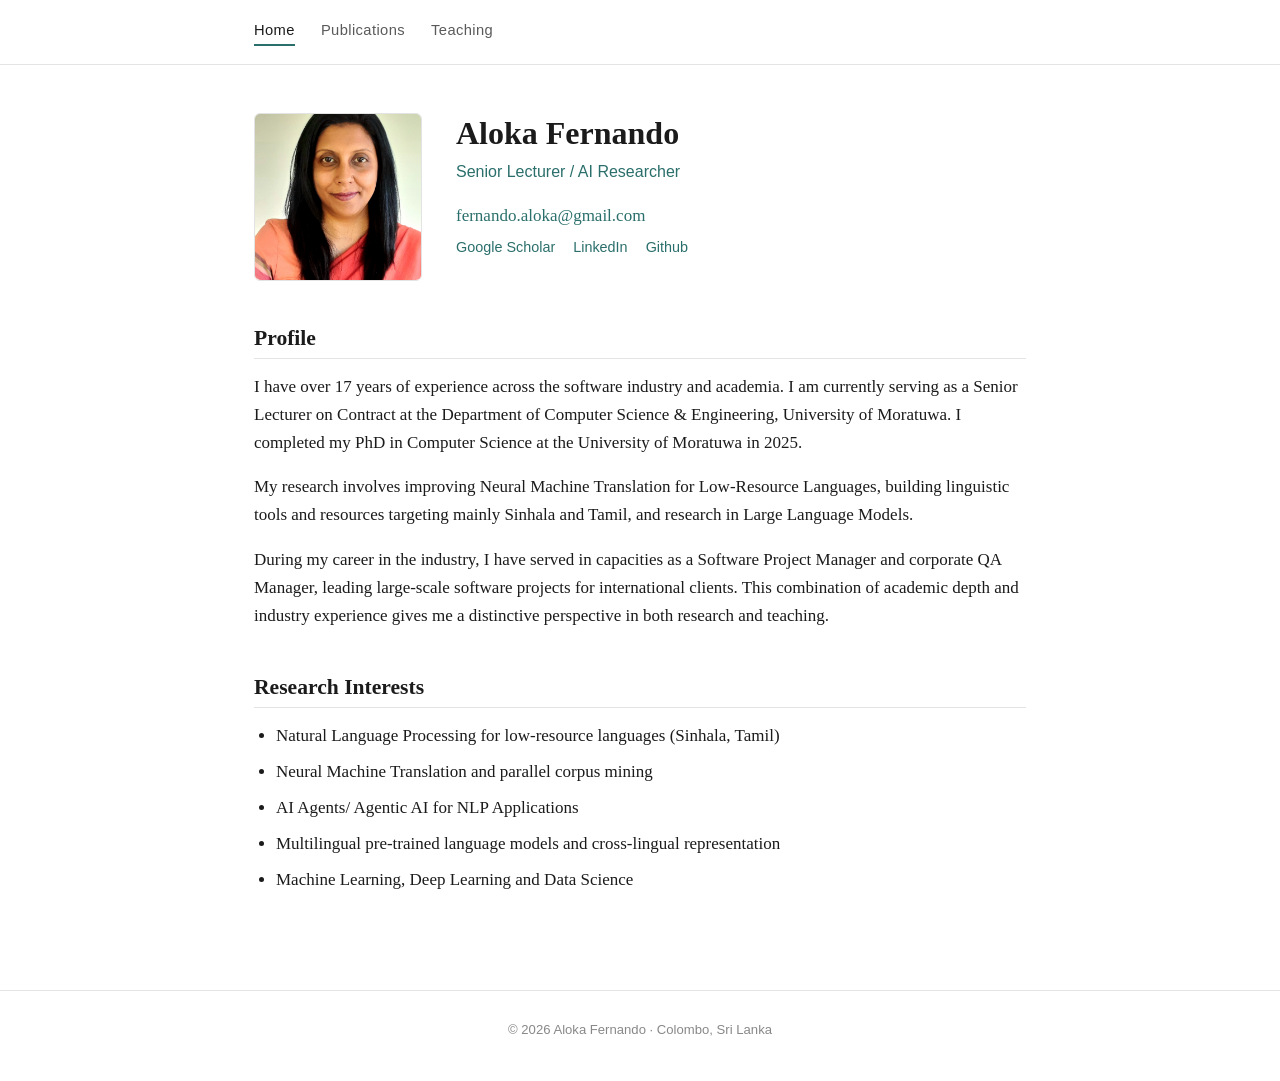
<file: index.html>
<!DOCTYPE html>
<html lang="en">
<head>
  <meta charset="UTF-8">
  <meta name="viewport" content="width=device-width, initial-scale=1.0">
  <title>Aloka Fernando</title>
  <meta name="description" content="Aloka Fernando — Senior Lecturer and NLP researcher in Machine Translation, low-resource languages, Agentic AI and Data Science.">
  <link rel="stylesheet" href="style.css">
</head>
<body>

  <nav class="site-nav">
    <div class="site-nav__inner">
      <div class="site-nav__links">
        <a href="index.html" class="active">Home</a>
        <a href="publications.html">Publications</a>
        <a href="teaching.html">Teaching</a>
      </div>
    </div>
  </nav>

  <main class="wrap">

    <section class="hero">
      <!-- Replace photo.jpg with your headshot, or remove this <img> -->
      <img class="hero__photo" src="Profile_photo.jpg" alt="Aloka Fernando"
           onerror="this.style.display='none'">
      <div class="hero__body">
        <h1 class="page-title">Aloka Fernando</h1>
        <p class="hero__role">Senior Lecturer / AI Researcher</p>
        <a href="mailto:alokaf@cse.mrt.ac.lk">fernando.aloka@gmail.com</a>
        <div class="contact-line">
          <a href="https://scholar.google.com/citations?user=PDGQ-isAAAAJ&hl=en" target="_blank" rel="noopener">Google Scholar</a>
          <a href="https://www.linkedin.com/in/aloka-fernando" target="_blank" rel="noopener">LinkedIn</a>
          <a href="https://github.com/aloka-fernando" target="_blank" rel="noopener">Github</a>
        </div>
      </div>
    </section>

    <section>
      <h2 class="section-title">Profile</h2>
      <p>I have over 17 years of experience across the software industry and academia. I am currently 
        serving as a Senior Lecturer on Contract at the Department of Computer Science & Engineering, University of Moratuwa. 
        I completed my PhD in Computer Science at the University of Moratuwa in 2025.</p>
      <p>My research involves improving Neural Machine Translation for Low-Resource Languages, building 
        linguistic tools and resources targeting mainly Sinhala and Tamil, and 
        research in Large Language Models. </p>
        <p>During my career in the industry, I have served in capacities as a Software Project Manager and corporate QA Manager, leading 
        large-scale software projects for international clients. This combination of academic depth and industry experience gives me 
        a distinctive perspective in both research and teaching.</p>
    </section>

    <section>
      <h2 class="section-title">Research Interests</h2>
      <ul class="bullets">
        <li>Natural Language Processing for low-resource languages (Sinhala, Tamil)</li>
        <li>Neural Machine Translation and parallel corpus mining</li>
        <li>AI Agents/ Agentic AI for NLP Applications </li>        
        <li>Multilingual pre-trained language models and cross-lingual representation</li>
        <li>Machine Learning, Deep Learning and Data Science</li>
      </ul>
    </section>

    
  </main>

  <footer class="site-footer">
    © <span id="yr"></span> Aloka Fernando · Colombo, Sri Lanka
  </footer>
  <script>document.getElementById('yr').textContent = new Date().getFullYear();</script>

</body>
</html>
</file>
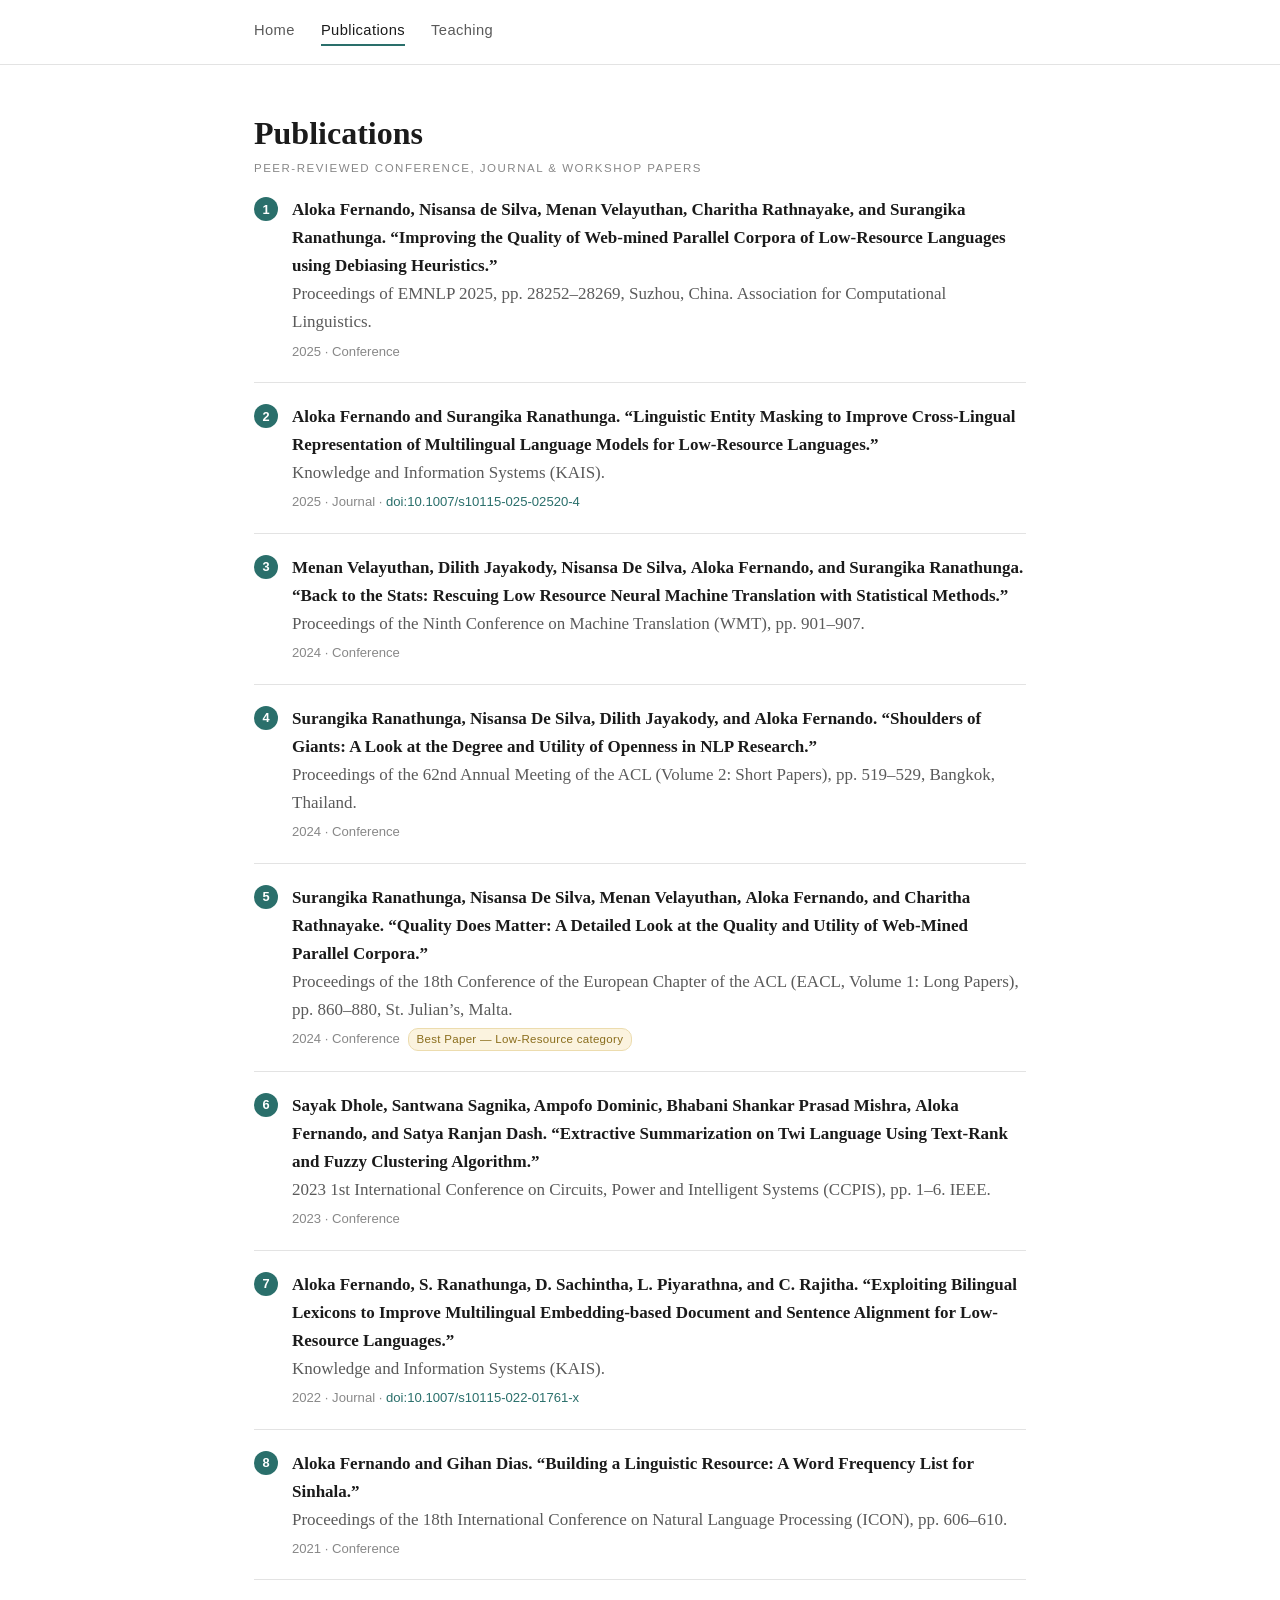
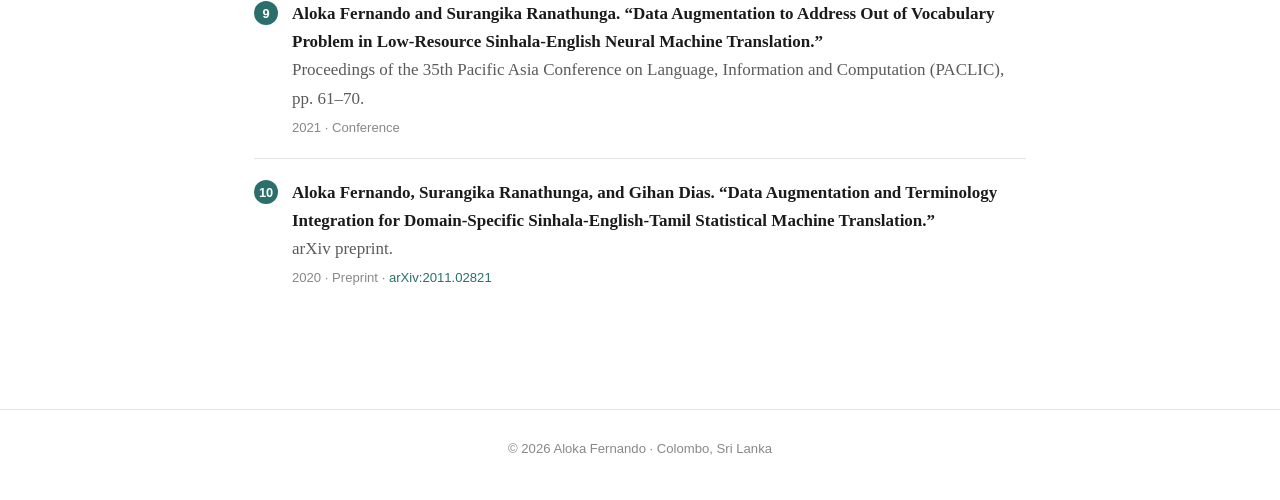
<file: publications.html>
<!DOCTYPE html>
<html lang="en">
<head>
  <meta charset="UTF-8">
  <meta name="viewport" content="width=device-width, initial-scale=1.0">
  <title>Publications — Aloka Fernando</title>
  <meta name="description" content="Publications by Aloka Fernando in NLP and low-resource language research.">
  <link rel="stylesheet" href="style.css">
</head>
<body>

  <nav class="site-nav">
    <div class="site-nav__inner">
      <div class="site-nav__links">
        <a href="index.html">Home</a>
        <a href="publications.html" class="active">Publications</a>
        <a href="teaching.html">Teaching</a>
      </div>
    </div>
  </nav>

  <main class="wrap">
    <h1 class="page-title">Publications</h1>
    <p class="subhead">Peer-reviewed conference, journal &amp; workshop papers</p>

    <ol class="pubs">

      <li>
        <span class="pub-title"><b>Aloka Fernando</b>, Nisansa de Silva, Menan Velayuthan,
          Charitha Rathnayake, and Surangika Ranathunga. “Improving the Quality of Web-mined Parallel Corpora
          of Low-Resource Languages using Debiasing Heuristics.”</span>
        <div class="pub-venue">Proceedings of EMNLP 2025, pp. 28252–28269, Suzhou, China. Association for
          Computational Linguistics.</div>
        <div class="pub-meta">2025 · Conference</div>
      </li>

      <li>
        <span class="pub-title"><strong>Aloka Fernando</strong> and Surangika Ranathunga. “Linguistic
          Entity Masking to Improve Cross-Lingual Representation of Multilingual Language Models for
          Low-Resource Languages.”</span>
        <div class="pub-venue">Knowledge and Information Systems (KAIS).</div>
        <div class="pub-meta">2025 · Journal ·
          <a href="https://doi.org/10.1007/s10115-025-02520-4" target="_blank" rel="noopener">doi:10.1007/s10115-025-02520-4</a></div>
      </li>

      <li>
        <span class="pub-title">Menan Velayuthan, Dilith Jayakody, Nisansa De Silva,
          <strong>Aloka Fernando</strong>, and Surangika Ranathunga. “Back to the Stats: Rescuing
          Low Resource Neural Machine Translation with Statistical Methods.”</span>
        <div class="pub-venue">Proceedings of the Ninth Conference on Machine Translation (WMT), pp. 901–907.</div>
        <div class="pub-meta">2024 · Conference</div>
      </li>

      <li>
        <span class="pub-title">Surangika Ranathunga, Nisansa De Silva, Dilith Jayakody, and
          <strong>Aloka Fernando</strong>. “Shoulders of Giants: A Look at the Degree and Utility of
          Openness in NLP Research.”</span>
        <div class="pub-venue">Proceedings of the 62nd Annual Meeting of the ACL (Volume 2: Short Papers),
          pp. 519–529, Bangkok, Thailand.</div>
        <div class="pub-meta">2024 · Conference</div>
      </li>

      <li>
        <span class="pub-title">Surangika Ranathunga, Nisansa De Silva, Menan Velayuthan,
          <strong>Aloka Fernando</strong>, and Charitha Rathnayake. “Quality Does Matter: A Detailed
          Look at the Quality and Utility of Web-Mined Parallel Corpora.”</span>
        <div class="pub-venue">Proceedings of the 18th Conference of the European Chapter of the ACL (EACL,
          Volume 1: Long Papers), pp. 860–880, St. Julian’s, Malta.</div>
        <div class="pub-meta">2024 · Conference <span class="badge">Best Paper — Low-Resource category</span></div>
      </li>

      <li>
        <span class="pub-title">Sayak Dhole, Santwana Sagnika, Ampofo Dominic, Bhabani Shankar Prasad Mishra,
          <strong>Aloka Fernando</strong>, and Satya Ranjan Dash. “Extractive Summarization on Twi
          Language Using Text-Rank and Fuzzy Clustering Algorithm.”</span>
        <div class="pub-venue">2023 1st International Conference on Circuits, Power and Intelligent Systems
          (CCPIS), pp. 1–6. IEEE.</div>
        <div class="pub-meta">2023 · Conference</div>
      </li>

      <li>
        <span class="pub-title"><strong>Aloka Fernando</strong>, S. Ranathunga, D. Sachintha,
          L. Piyarathna, and C. Rajitha. “Exploiting Bilingual Lexicons to Improve Multilingual
          Embedding-based Document and Sentence Alignment for Low-Resource Languages.”</span>
        <div class="pub-venue">Knowledge and Information Systems (KAIS).</div>
        <div class="pub-meta">2022 · Journal ·
          <a href="https://doi.org/10.1007/s10115-022-01761-x" target="_blank" rel="noopener">doi:10.1007/s10115-022-01761-x</a></div>
      </li>

      <li>
        <span class="pub-title"><strong>Aloka Fernando</strong> and Gihan Dias. “Building a Linguistic
          Resource: A Word Frequency List for Sinhala.”</span>
        <div class="pub-venue">Proceedings of the 18th International Conference on Natural Language Processing
          (ICON), pp. 606–610.</div>
        <div class="pub-meta">2021 · Conference</div>
      </li>

      <li>
        <span class="pub-title"><strong>Aloka Fernando</strong> and Surangika Ranathunga. “Data
          Augmentation to Address Out of Vocabulary Problem in Low-Resource Sinhala-English Neural Machine
          Translation.”</span>
        <div class="pub-venue">Proceedings of the 35th Pacific Asia Conference on Language, Information and
          Computation (PACLIC), pp. 61–70.</div>
        <div class="pub-meta">2021 · Conference</div>
      </li>

      <li>
        <span class="pub-title"><strong>Aloka Fernando</strong>, Surangika Ranathunga, and Gihan Dias.
          “Data Augmentation and Terminology Integration for Domain-Specific Sinhala-English-Tamil Statistical
          Machine Translation.”</span>
        <div class="pub-venue">arXiv preprint.</div>
        <div class="pub-meta">2020 · Preprint ·
          <a href="https://arxiv.org/abs/2011.02821" target="_blank" rel="noopener">arXiv:2011.02821</a></div>
      </li>

    </ol>
  </main>

  <footer class="site-footer">
    © <span id="yr"></span> Aloka Fernando · Colombo, Sri Lanka
  </footer>
  <script>document.getElementById('yr').textContent = new Date().getFullYear();</script>

</body>
</html>
</file>
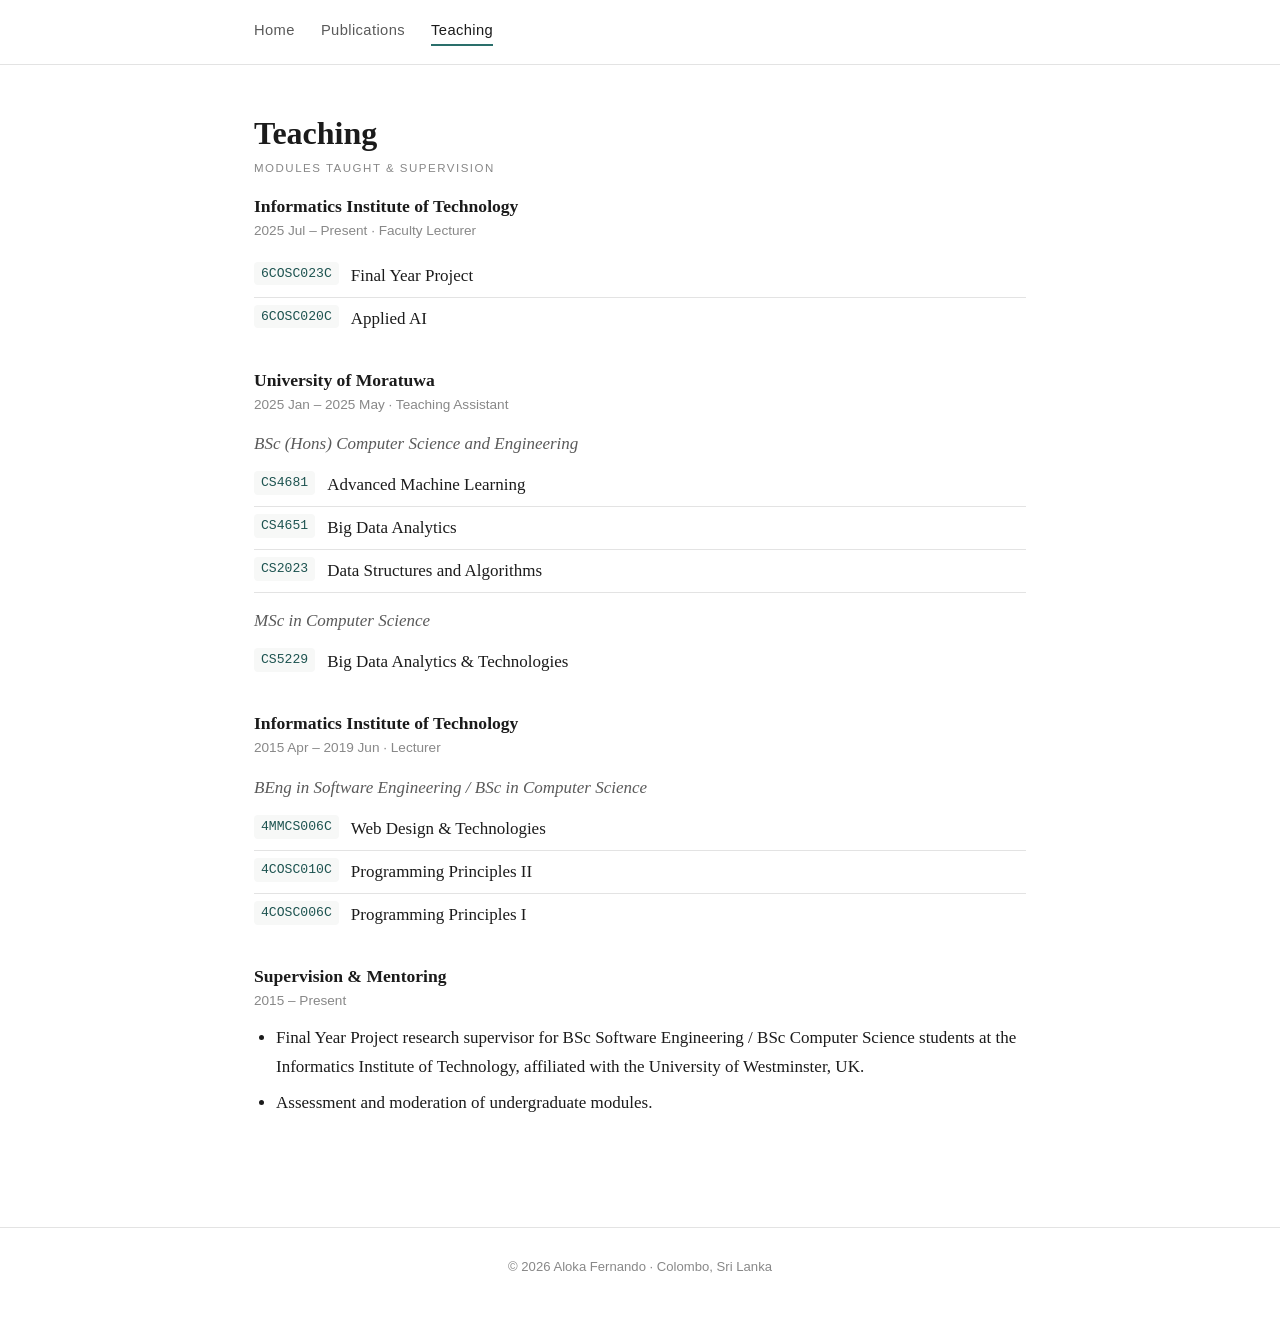
<file: teaching.html>
<!DOCTYPE html>
<html lang="en">
<head>
  <meta charset="UTF-8">
  <meta name="viewport" content="width=device-width, initial-scale=1.0">
  <title>Teaching — Aloka Fernando</title>
  <meta name="description" content="Teaching experience and modules taught by Aloka Fernando.">
  <link rel="stylesheet" href="style.css">
</head>
<body>

  <nav class="site-nav">
    <div class="site-nav__inner">
      <div class="site-nav__links">
        <a href="index.html">Home</a>
        <a href="publications.html">Publications</a>
        <a href="teaching.html" class="active">Teaching</a>
      </div>
    </div>
  </nav>

  <main class="wrap">
    <h1 class="page-title">Teaching</h1>
    <p class="subhead">Modules taught &amp; supervision</p>
    <div class="teach-block">
      <h3>Informatics Institute of Technology</h3>
      <div class="teach-date">2025 Jul – Present · Faculty Lecturer</div>
      <div class="course"><code>6COSC023C</code><span>Final Year Project</span></div>
      <div class="course"><code>6COSC020C</code><span>Applied AI</span></div>
    </div>

    <div class="teach-block">
      <h3>University of Moratuwa</h3>
      <div class="teach-date">2025 Jan – 2025 May · Teaching Assistant</div>

      <div class="programme">BSc (Hons) Computer Science and Engineering</div>
      <div class="course"><code>CS4681</code><span>Advanced Machine Learning</span></div>
      <div class="course"><code>CS4651</code><span>Big Data Analytics</span></div>
      <div class="course"><code>CS2023</code><span>Data Structures and Algorithms</span></div>

      <div class="programme">MSc in Computer Science</div>
      <div class="course"><code>CS5229</code><span>Big Data Analytics &amp; Technologies</span></div>
    </div>

    <div class="teach-block">
      <h3>Informatics Institute of Technology</h3>
      <div class="teach-date">2015 Apr – 2019 Jun · Lecturer</div>

      <div class="programme">BEng in Software Engineering / BSc in Computer Science</div>
      <div class="course"><code>4MMCS006C</code><span>Web Design &amp; Technologies</span></div>
      <div class="course"><code>4COSC010C</code><span>Programming Principles II</span></div>
      <div class="course"><code>4COSC006C</code><span>Programming Principles I</span></div>
    </div>

    <div class="teach-block">
      <h3>Supervision &amp; Mentoring</h3>
      <div class="teach-date">2015 – Present</div>
      <ul class="bullets">
        <li>Final Year Project research supervisor for BSc Software Engineering / BSc Computer Science
          students at the Informatics Institute of Technology, affiliated with the University of
          Westminster, UK.</li>
        <li>Assessment and moderation of undergraduate modules.</li>
      </ul>
    </div>

  </main>

  <footer class="site-footer">
    © <span id="yr"></span> Aloka Fernando · Colombo, Sri Lanka
  </footer>
  <script>document.getElementById('yr').textContent = new Date().getFullYear();</script>

</body>
</html>
</file>
<file: style.css>
/* ===========================================================
   Aloka Fernando — academic homepage
   Clean academic style: serif headings, generous whitespace
   =========================================================== */

:root {
  --ink: #1b1b1b;
  --muted: #5a5a5a;
  --faint: #888;
  --accent: #2a6f6b;        /* muted teal, echoing the CV */
  --accent-dark: #1d5350;
  --rule: #e3e3e3;
  --bg: #ffffff;
  --bg-soft: #f7f8f7;
  --maxw: 820px;
}

* { box-sizing: border-box; }

html { scroll-behavior: smooth; }

body {
  margin: 0;
  background: var(--bg);
  color: var(--ink);
  font-family: "Georgia", "Iowan Old Style", "Times New Roman", serif;
  font-size: 17px;
  line-height: 1.65;
  -webkit-font-smoothing: antialiased;
}

a {
  color: var(--accent);
  text-decoration: none;
  border-bottom: 1px solid transparent;
  transition: border-color .15s ease, color .15s ease;
}
a:hover { color: var(--accent-dark); border-bottom-color: var(--accent-dark); }

/* ---------- Navigation ---------- */
.site-nav {
  border-bottom: 1px solid var(--rule);
  background: var(--bg);
  position: sticky;
  top: 0;
  z-index: 10;
}
.site-nav__inner {
  max-width: var(--maxw);
  margin: 0 auto;
  padding: 18px 24px;
  display: flex;
  align-items: baseline;
  justify-content: space-between;
  flex-wrap: wrap;
  gap: 10px;
}
.site-nav__name {
  font-size: 1.05rem;
  font-weight: 700;
  letter-spacing: .3px;
  color: var(--ink);
  border: none;
}
.site-nav__links {
  display: flex;
  gap: 26px;
  font-family: -apple-system, BlinkMacSystemFont, "Segoe UI", Helvetica, Arial, sans-serif;
  font-size: .92rem;
  letter-spacing: .4px;
}
.site-nav__links a {
  color: var(--muted);
  border: none;
  padding-bottom: 2px;
}
.site-nav__links a:hover { color: var(--accent); }
.site-nav__links a.active {
  color: var(--ink);
  border-bottom: 2px solid var(--accent);
}

/* ---------- Layout ---------- */
.wrap {
  max-width: var(--maxw);
  margin: 0 auto;
  padding: 48px 24px 80px;
}

h1, h2, h3 { line-height: 1.25; color: var(--ink); }

.page-title {
  font-size: 2rem;
  margin: 0 0 6px;
}
.section-title {
  font-size: 1.35rem;
  margin: 44px 0 14px;
  padding-bottom: 6px;
  border-bottom: 1px solid var(--rule);
}
.subhead {
  font-family: -apple-system, BlinkMacSystemFont, "Segoe UI", Helvetica, Arial, sans-serif;
  color: var(--faint);
  text-transform: uppercase;
  letter-spacing: 1.5px;
  font-size: .72rem;
  margin: 0 0 18px;
}

p { margin: 0 0 16px; }

/* ---------- Home hero ---------- */
.hero {
  display: flex;
  gap: 34px;
  align-items: flex-start;
  flex-wrap: wrap;
}
.hero__photo {
  width: 168px;
  height: 168px;
  border-radius: 6px;
  object-fit: cover;
  flex-shrink: 0;
  background: var(--bg-soft);
  border: 1px solid var(--rule);
}
.hero__body { flex: 1; min-width: 260px; }
.hero__role {
  font-family: -apple-system, BlinkMacSystemFont, "Segoe UI", Helvetica, Arial, sans-serif;
  color: var(--accent);
  font-size: 1rem;
  margin: 4px 0 16px;
}

/* ---------- Contact / inline links ---------- */
.contact-line {
  font-family: -apple-system, BlinkMacSystemFont, "Segoe UI", Helvetica, Arial, sans-serif;
  font-size: .9rem;
  color: var(--muted);
  display: flex;
  flex-wrap: wrap;
  gap: 8px 18px;
  margin-top: 6px;
}

/* ---------- Generic entries (experience, education) ---------- */
.entry { margin-bottom: 20px; }
.entry__head {
  display: flex;
  justify-content: space-between;
  gap: 16px;
  flex-wrap: wrap;
}
.entry__title { font-weight: 700; }
.entry__org { color: var(--muted); }
.entry__date {
  font-family: -apple-system, BlinkMacSystemFont, "Segoe UI", Helvetica, Arial, sans-serif;
  font-size: .85rem;
  color: var(--faint);
  white-space: nowrap;
}

/* ---------- Lists ---------- */
ul.clean { list-style: none; padding: 0; margin: 0; }
ul.clean li {
  padding: 8px 0;
  border-bottom: 1px solid var(--rule);
}
ul.clean li:last-child { border-bottom: none; }

ul.bullets { margin: 0 0 16px; padding-left: 22px; }
ul.bullets li { margin-bottom: 8px; }

/* ---------- Publications ---------- */
ol.pubs { counter-reset: pub; list-style: none; padding: 0; margin: 0; }
ol.pubs li {
  position: relative;
  padding: 0 0 20px 38px;
  margin-bottom: 20px;
  border-bottom: 1px solid var(--rule);
}
ol.pubs li:last-child { border-bottom: none; }
ol.pubs li::before {
  counter-increment: pub;
  content: counter(pub);
  position: absolute;
  left: 0;
  top: 1px;
  font-family: -apple-system, BlinkMacSystemFont, "Segoe UI", Helvetica, Arial, sans-serif;
  font-size: .8rem;
  font-weight: 600;
  color: #fff;
  background: var(--accent);
  width: 24px; height: 24px;
  border-radius: 50%;
  display: flex; align-items: center; justify-content: center;
}
.pub-title { font-weight: 600; }
.pub-venue { color: var(--muted); }
.pub-meta {
  font-family: -apple-system, BlinkMacSystemFont, "Segoe UI", Helvetica, Arial, sans-serif;
  font-size: .82rem;
  color: var(--faint);
  margin-top: 4px;
}
.me { color: var(--accent-dark); font-weight: 700; }
.badge {
  display: inline-block;
  font-family: -apple-system, BlinkMacSystemFont, "Segoe UI", Helvetica, Arial, sans-serif;
  font-size: .72rem;
  letter-spacing: .3px;
  background: #fbf3df;
  color: #8a6d1c;
  border: 1px solid #ecdcae;
  padding: 1px 8px;
  border-radius: 10px;
  margin-left: 4px;
  vertical-align: middle;
}

/* ---------- Teaching ---------- */
.teach-block { margin-bottom: 30px; }
.teach-block h3 {
  font-size: 1.1rem;
  margin: 0 0 2px;
}
.teach-block .teach-date {
  font-family: -apple-system, BlinkMacSystemFont, "Segoe UI", Helvetica, Arial, sans-serif;
  font-size: .85rem;
  color: var(--faint);
  margin-bottom: 12px;
}
.teach-block .programme {
  font-style: italic;
  color: var(--muted);
  margin: 14px 0 6px;
}
.course {
  display: flex;
  gap: 12px;
  padding: 7px 0;
  border-bottom: 1px solid var(--rule);
}
.course:last-child { border-bottom: none; }
.course code {
  font-family: "SF Mono", ui-monospace, Menlo, Consolas, monospace;
  font-size: .82rem;
  color: var(--accent-dark);
  background: var(--bg-soft);
  padding: 1px 7px;
  border-radius: 4px;
  white-space: nowrap;
  align-self: flex-start;
}

/* ---------- Footer ---------- */
.site-footer {
  border-top: 1px solid var(--rule);
  color: var(--faint);
  font-family: -apple-system, BlinkMacSystemFont, "Segoe UI", Helvetica, Arial, sans-serif;
  font-size: .82rem;
  text-align: center;
  padding: 28px 24px 40px;
}

/* ---------- Responsive ---------- */
@media (max-width: 560px) {
  body { font-size: 16px; }
  .page-title { font-size: 1.7rem; }
  .hero { gap: 22px; }
  .hero__photo { width: 130px; height: 130px; }
  .site-nav__inner { padding: 14px 18px; }
  .wrap { padding: 34px 18px 60px; }
}
</file>
